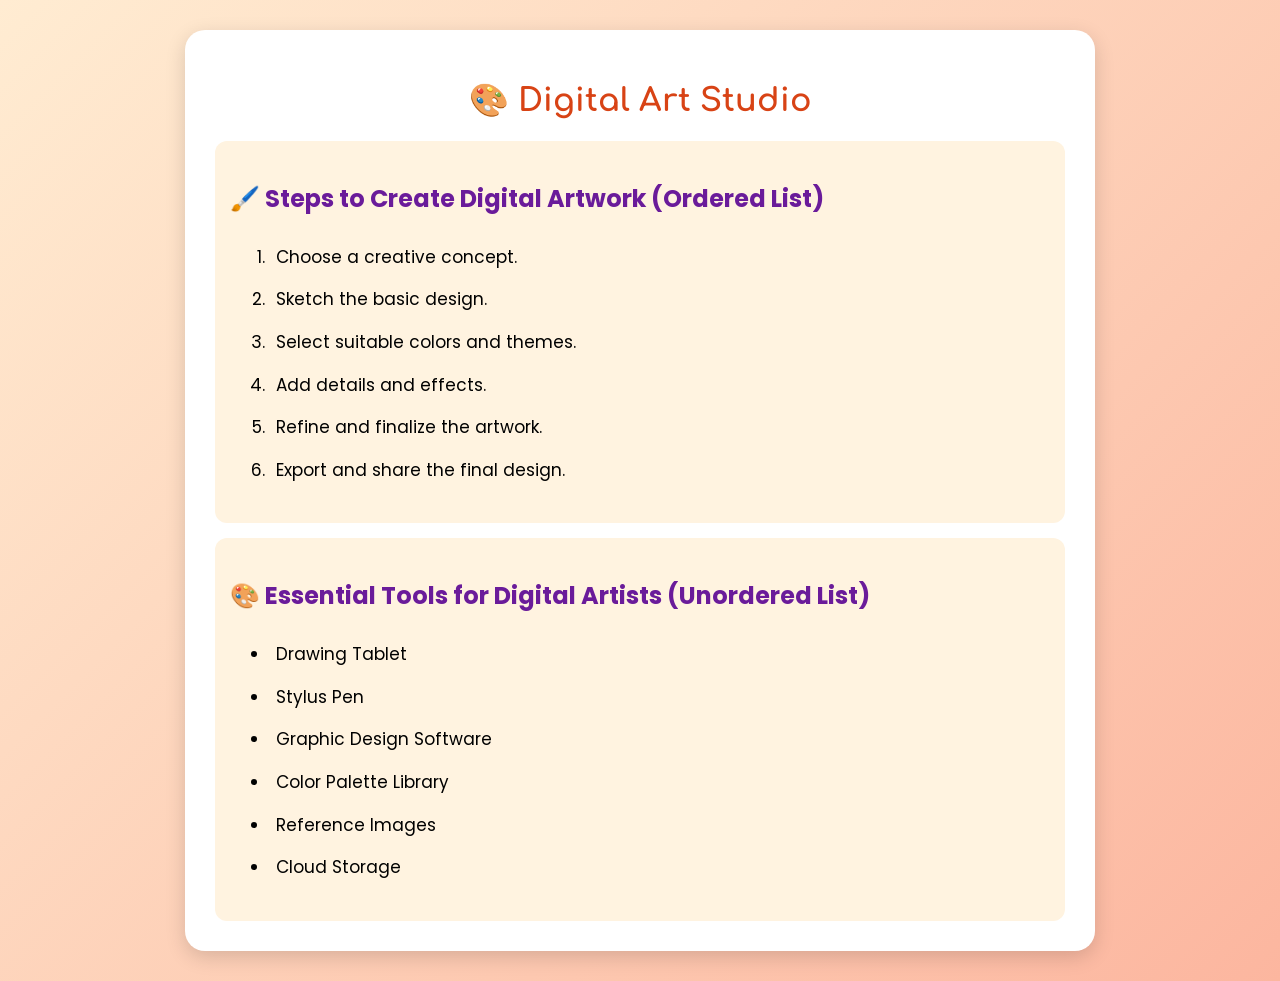
<file: task3.html>
<!DOCTYPE html>
<html lang="en">
<head>
    <meta charset="UTF-8">
    <title>Digital Art Studio</title>

    <!-- Google Fonts -->
    <link href="https://fonts.googleapis.com/css2?family=Comfortaa:wght@400;600&family=Poppins:wght@300;400&display=swap" rel="stylesheet">

    <style>

        body{
            font-family: 'Poppins', sans-serif;
            background: linear-gradient(135deg, #ffecd2, #fcb69f);
            margin: 0;
            padding: 30px;
        }

        .container{
            max-width: 850px;
            margin: auto;
            background: white;
            padding: 30px;
            border-radius: 20px;
            box-shadow: 0 6px 20px rgba(0,0,0,0.15);
        }

        h1{
            font-family: 'Comfortaa', cursive;
            text-align: center;
            color: #d84315;
        }

        h2{
            color: #6a1b9a;
            margin-top: 25px;
        }

        ol, ul{
            font-size: 17px;
            line-height: 1.8;
        }

        li{
            padding: 6px;
            transition: 0.3s;
        }

        li:hover{
            color: #e65100;
            transform: translateX(8px);
        }

        .box{
            background-color: #fff3e0;
            padding: 15px;
            border-radius: 12px;
            margin-top: 15px;
        }

    </style>
</head>

<body>

<div class="container">

    <h1>🎨 Digital Art Studio</h1>

    <div class="box">

        <h2>🖌️ Steps to Create Digital Artwork (Ordered List)</h2>

        <ol>
            <li>Choose a creative concept.</li>
            <li>Sketch the basic design.</li>
            <li>Select suitable colors and themes.</li>
            <li>Add details and effects.</li>
            <li>Refine and finalize the artwork.</li>
            <li>Export and share the final design.</li>
        </ol>

    </div>

    <div class="box">

        <h2>🎨 Essential Tools for Digital Artists (Unordered List)</h2>

        <ul>
            <li>Drawing Tablet</li>
            <li>Stylus Pen</li>
            <li>Graphic Design Software</li>
            <li>Color Palette Library</li>
            <li>Reference Images</li>
            <li>Cloud Storage</li>
        </ul>

    </div>

</div>

</body>
</html>
</file>
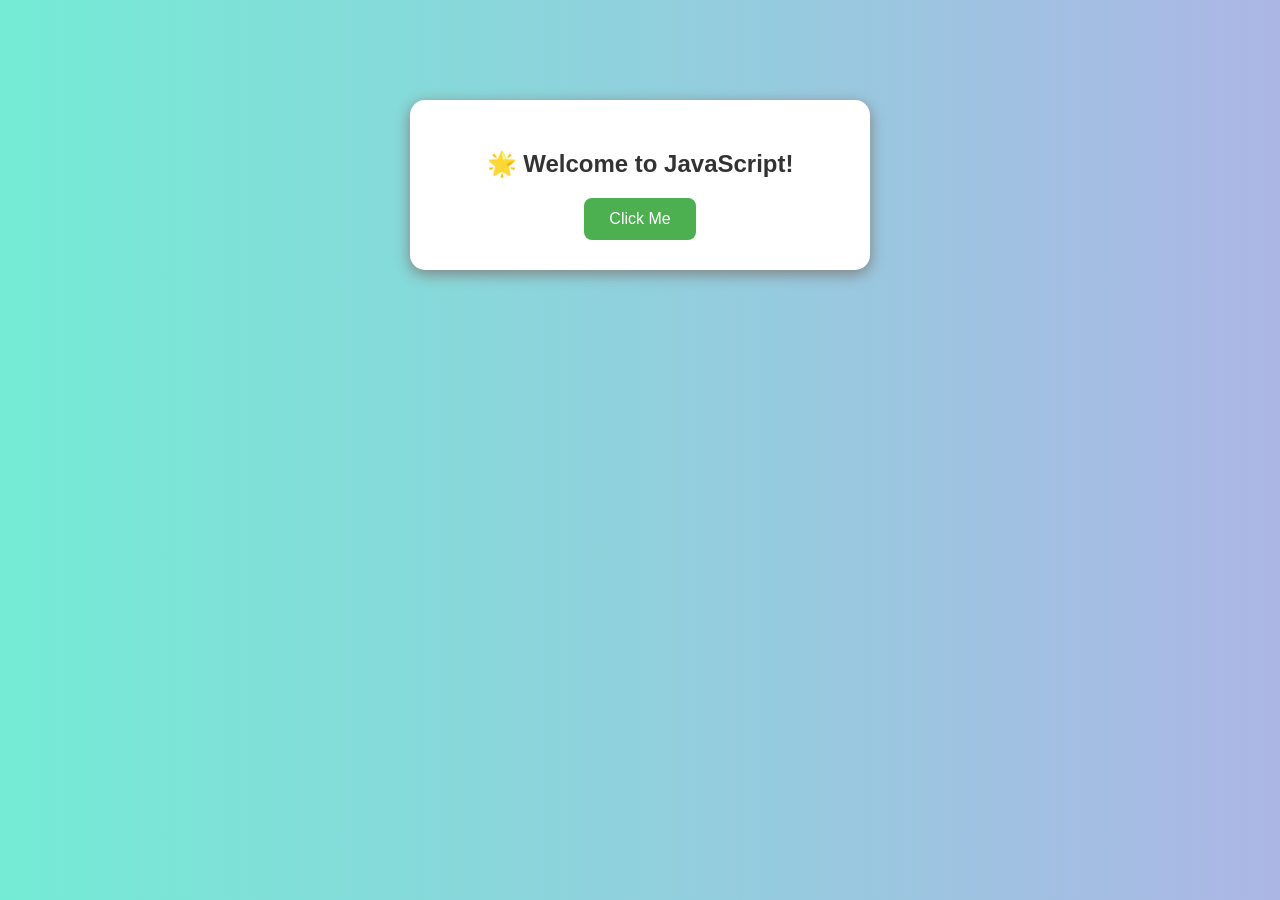
<file: task4.html>
<!DOCTYPE html>
<html>
<head>
    <title>JavaScript DOM Demo</title>

    <style>
        body {
            font-family: Arial, sans-serif;
            text-align: center;
            background: linear-gradient(to right, #74ebd5, #ACB6E5);
            margin-top: 100px;
        }

        .box {
            background-color: white;
            width: 400px;
            margin: auto;
            padding: 30px;
            border-radius: 15px;
            box-shadow: 0px 4px 15px gray;
        }

        h2 {
            color: #333;
        }

        button {
            padding: 12px 25px;
            font-size: 16px;
            border: none;
            border-radius: 8px;
            background-color: #4CAF50;
            color: white;
            cursor: pointer;
        }

        button:hover {
            background-color: #45a049;
        }
    </style>
</head>

<body>

    <div class="box">
        <h2 id="msg">🌟 Welcome to JavaScript!</h2>

        <button onclick="changeText()">
            Click Me
        </button>
    </div>

    <script>
        function changeText()
        {
            alert("🎉 Button Clicked Successfully!");

            document.getElementById("msg").innerText =
                "🚀 Text Changed Using DOM!";

            document.body.style.background =
                "linear-gradient(to right, #ff9a9e, #fad0c4)";
        }
    </script>

</body>
</html>
</file>
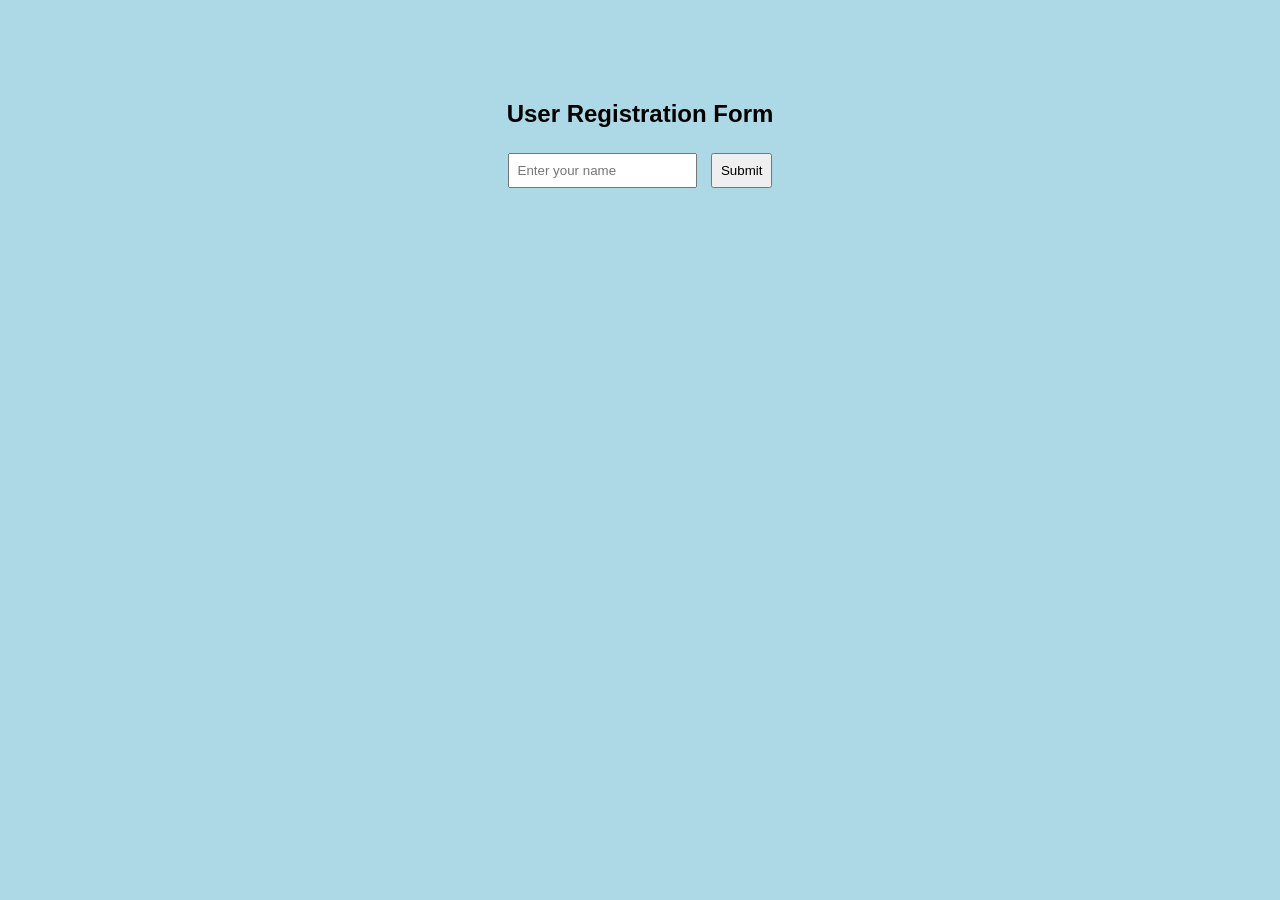
<file: task5.html>
<!DOCTYPE html>
<html>
<head>
    <title>Input Validation</title>

    <style>
        body{
            background-color: lightblue;
            font-family: Arial, sans-serif;
            text-align: center;
            margin-top: 100px;
        }

        input, button{
            padding: 8px;
            margin: 5px;
        }
    </style>
</head>
<body>

    <h2>User Registration Form</h2>

    <input type="text" id="name" placeholder="Enter your name">

    <button id="submitBtn">Submit</button>

    <p id="message"></p>

    <script>

        let button = document.getElementById("submitBtn");

        button.addEventListener("click", function(){

            let name = document.getElementById("name").value;
            let message = document.getElementById("message");

            if(name.trim() === ""){
                message.innerHTML = "Please enter your name.";
            }
            else{
                message.innerHTML = "Welcome, " + name + "!";
            }

        });

    </script>

</body>
</html>
</file>
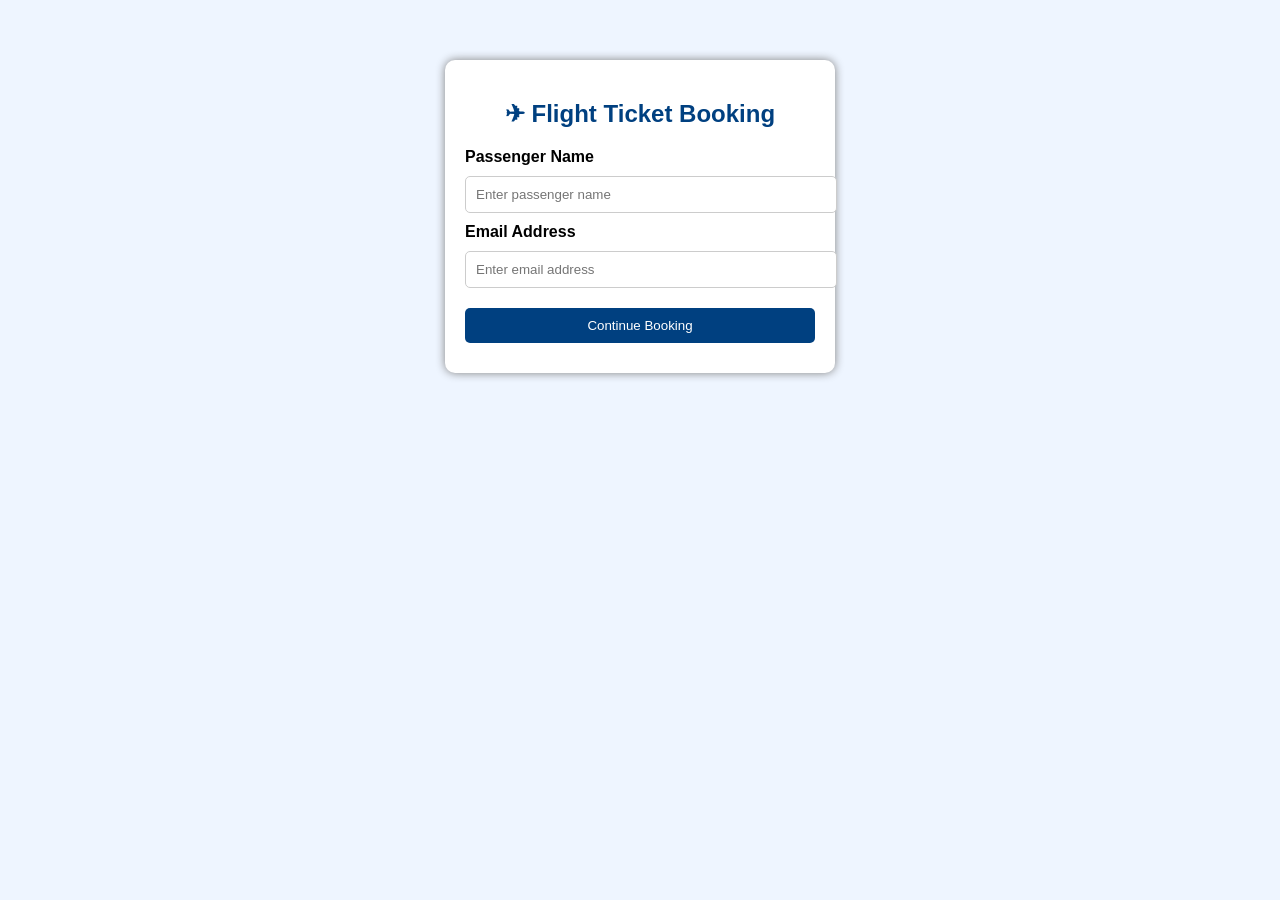
<file: task6.html>
<!DOCTYPE html>
<html>
<head>
    <title>Flight Ticket Booking</title>

    <style>
        body{
            font-family: Arial, sans-serif;
            background:#eef5ff;
        }

        .container{
            width:350px;
            margin:60px auto;
            padding:20px;
            background:white;
            border-radius:10px;
            box-shadow:0 0 10px gray;
        }

        h2{
            text-align:center;
            color:#004080;
        }

        label{
            font-weight:bold;
        }

        input{
            width:100%;
            padding:10px;
            margin:10px 0;
            border:1px solid #ccc;
            border-radius:5px;
        }

        input[type="submit"]{
            background:#004080;
            color:white;
            border:none;
            cursor:pointer;
        }

        input[type="submit"]:hover{
            background:#0066cc;
        }
    </style>

    <script>
        function bookTicket() {
            alert("✈️ Your flight ticket has been booked successfully!\n\nA confirmation email will be sent shortly.");
        }
    </script>

</head>

<body>

<div class="container">

    <h2>✈ Flight Ticket Booking</h2>

    <form onsubmit="bookTicket(); return false;">

        <label>Passenger Name</label>
        <input type="text" placeholder="Enter passenger name" required>

        <label>Email Address</label>
        <input type="email" placeholder="Enter email address" required>

        <input type="submit" value="Continue Booking">

    </form>

</div>

</body>
</html>
</file>
